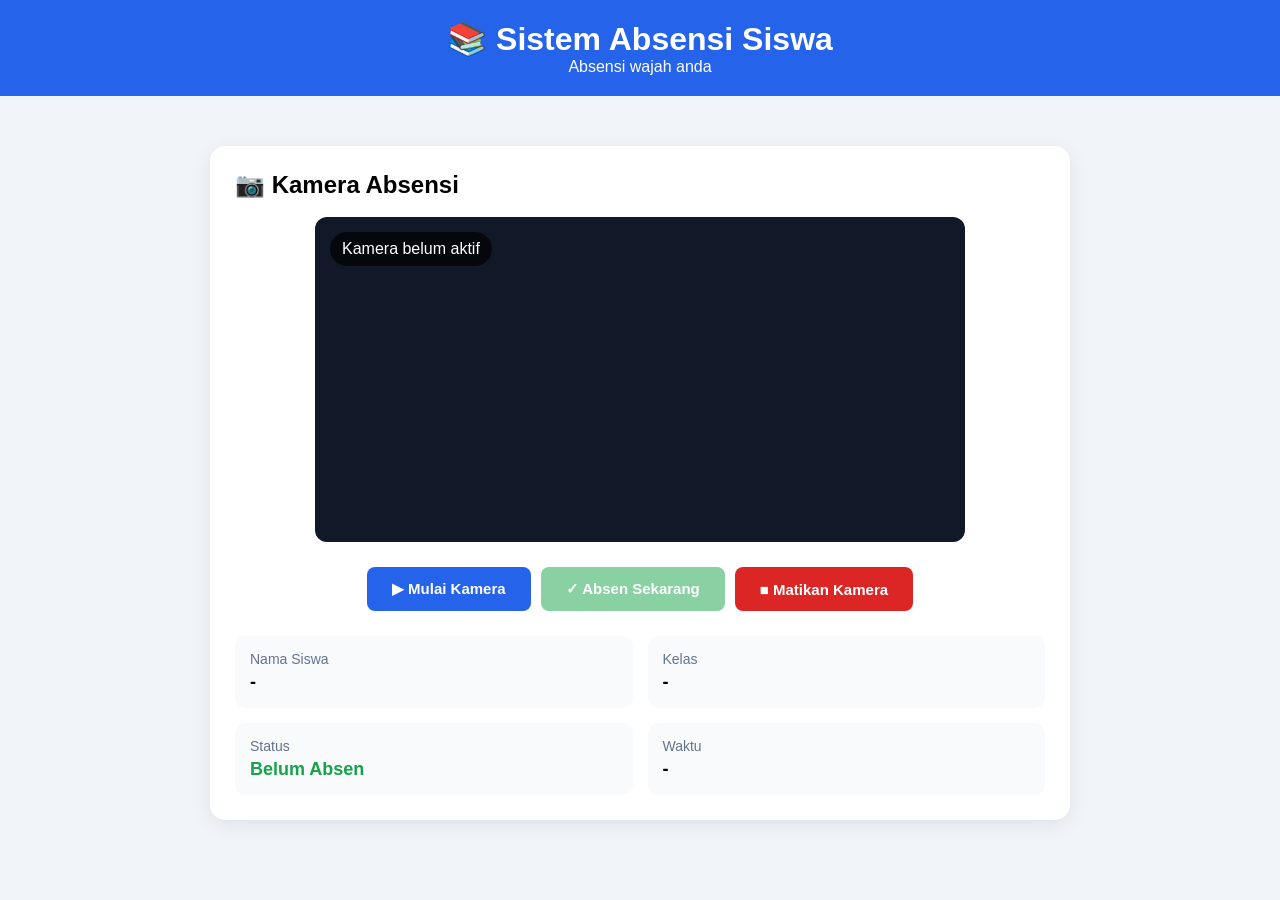
<file: index.html>
<!DOCTYPE html>
<html lang="id">
<head>
    <meta charset="UTF-8">
    <meta name="viewport" content="width=device-width, initial-scale=1.0">

    <title>Absensi Siswa dengan wajah</title>

    <style>
        * {
            box-sizing: border-box;
            margin: 0;
            padding: 0;
            font-family: Arial, sans-serif;
        }

        body {
            background: #f1f5f9;
            min-height: 100vh;
        }

        header {
            background: #2563eb;
            color: white;
            padding: 20px;
            text-align: center;
        }

        .container {
            max-width: 900px;
            margin: 30px auto;
            padding: 20px;
        }

        .card {
            background: white;
            border-radius: 15px;
            padding: 25px;
            box-shadow: 0 5px 20px rgba(0,0,0,0.08);
        }

        .camera-box {
            position: relative;
            max-width: 650px;
            margin: auto;
            background: #111827;
            border-radius: 12px;
            overflow: hidden;
        }

        video {
            width: 100%;
            display: block;
        }

        canvas {
            display: none;
        }

        .camera-status {
            position: absolute;
            top: 15px;
            left: 15px;
            background: rgba(0,0,0,0.7);
            color: white;
            padding: 8px 12px;
            border-radius: 20px;
        }

        .data-siswa {
            margin-top: 25px;
            display: grid;
            grid-template-columns: repeat(2, 1fr);
            gap: 15px;
        }

        .data {
            background: #f8fafc;
            padding: 15px;
            border-radius: 10px;
        }

        .label {
            color: #64748b;
            font-size: 14px;
        }

        .value {
            margin-top: 5px;
            font-size: 18px;
            font-weight: bold;
        }

        .status {
            color: #16a34a;
        }

        .buttons {
            margin-top: 25px;
            display: flex;
            gap: 10px;
            justify-content: center;
        }

        button {
            border: none;
            padding: 13px 25px;
            border-radius: 8px;
            cursor: pointer;
            font-size: 15px;
            font-weight: bold;
        }

        .btn-start {
            background: #2563eb;
            color: white;
        }

        .btn-absen {
            background: #16a34a;
            color: white;
        }

        .btn-stop {
            background: #dc2626;
            color: white;
        }

        button:disabled {
            opacity: 0.5;
            cursor: not-allowed;
        }

        .notification {
            display: none;
            margin-top: 20px;
            padding: 15px;
            border-radius: 10px;
            background: #dcfce7;
            color: #166534;
        }

        @media (max-width: 600px) {
            .data-siswa {
                grid-template-columns: 1fr;
            }

            .buttons {
                flex-direction: column;
            }
        }
    </style>
</head>

<body>

<header>
    <h1>📚 Sistem Absensi Siswa</h1>
    <p>Absensi wajah anda</p>
</header>

<div class="container">

    <div class="card">

        <h2>📷 Kamera Absensi</h2>

        <br>

        <div class="camera-box">

            <video id="camera" autoplay playsinline></video>

            <div class="camera-status" id="cameraStatus">
                Kamera belum aktif
            </div>

        </div>

        <canvas id="canvas"></canvas>

        <div class="buttons">

            <button
                class="btn-start"
                onclick="mulaiKamera()">
                ▶ Mulai Kamera
            </button>

            <button
                class="btn-absen"
                id="btnAbsen"
                onclick="ambilWajah()"
                disabled>
                ✓ Absen Sekarang
            </button>

            <button
                class="btn-stop"
                onclick="hentikanKamera()">
                ■ Matikan Kamera
            </button>

        </div>

        <div class="data-siswa">

            <div class="data">
                <div class="label">Nama Siswa</div>
                <div class="value" id="nama">
                    -
                </div>
            </div>

            <div class="data">
                <div class="label">Kelas</div>
                <div class="value" id="kelas">
                    -
                </div>
            </div>

            <div class="data">
                <div class="label">Status</div>
                <div class="value status" id="status">
                    Belum Absen
                </div>
            </div>

            <div class="data">
                <div class="label">Waktu</div>
                <div class="value" id="waktu">
                    -
                </div>
            </div>

        </div>

        <div
            class="notification"
            id="notification">

            🔔 <strong>Notifikasi terkirim!</strong>

            <br>

            Orang tua siswa telah menerima
            pemberitahuan bahwa siswa hadir
            di sekolah.

        </div>

    </div>

</div>

<script>

    let stream = null;

    const video =
        document.getElementById("camera");

    const canvas =
        document.getElementById("canvas");

    const cameraStatus =
        document.getElementById("cameraStatus");

    const btnAbsen =
        document.getElementById("btnAbsen");


    // =========================
    // MULAI KAMERA
    // =========================

    async function mulaiKamera() {

        try {

            stream =
                await navigator.mediaDevices
                    .getUserMedia({
                        video: true,
                        audio: false
                    });

            video.srcObject = stream;

            cameraStatus.innerText =
                "Kamera aktif";

            btnAbsen.disabled = false;

        } catch (error) {

            console.error(error);

            alert(
                "Kamera tidak dapat digunakan."
            );

        }
    }


    // =========================
    // MATIKAN KAMERA
    // =========================

    function hentikanKamera() {

        if (stream) {

            stream.getTracks().forEach(
                track => track.stop()
            );

            stream = null;
        }

        video.srcObject = null;

        cameraStatus.innerText =
            "Kamera tidak aktif";

        btnAbsen.disabled = true;
    }


    // =========================
    // AMBIL FOTO WAJAH
    // =========================

    async function ambilWajah() {

        if (!stream) {

            alert(
                "Silakan aktifkan kamera terlebih dahulu."
            );

            return;
        }

        const context =
            canvas.getContext("2d");

        canvas.width =
            video.videoWidth;

        canvas.height =
            video.videoHeight;

        context.drawImage(
            video,
            0,
            0,
            canvas.width,
            canvas.height
        );

        // Mengubah gambar menjadi file
        const imageData =
            canvas.toDataURL("image/jpeg");

        try {

            // Kirim gambar ke backend
            const response =
                await fetch(
                    "/api/absensi",
                    {
                        method: "POST",

                        headers: {
                            "Content-Type":
                                "application/json"
                        },

                        body: JSON.stringify({
                            image: imageData
                        })
                    }
                );

            const result =
                await response.json();

            if (result.success) {

                tampilkanHasil(result);

            } else {

                alert(
                    result.message ||
                    "Wajah tidak dikenali."
                );
            }

        } catch (error) {

            console.error(error);

            alert(
                "Server tidak dapat dihubungi."
            );
        }
    }


    // =========================
    // TAMPILKAN HASIL
    // =========================

    function tampilkanHasil(data) {

        document.getElementById("nama")
            .innerText = data.nama;

        document.getElementById("kelas")
            .innerText = data.kelas;

        document.getElementById("status")
            .innerText = data.status;

        document.getElementById("waktu")
            .innerText = data.waktu;

        document.getElementById("notification")
            .style.display = "block";
    }

</script>

</body>
</html>
</file>
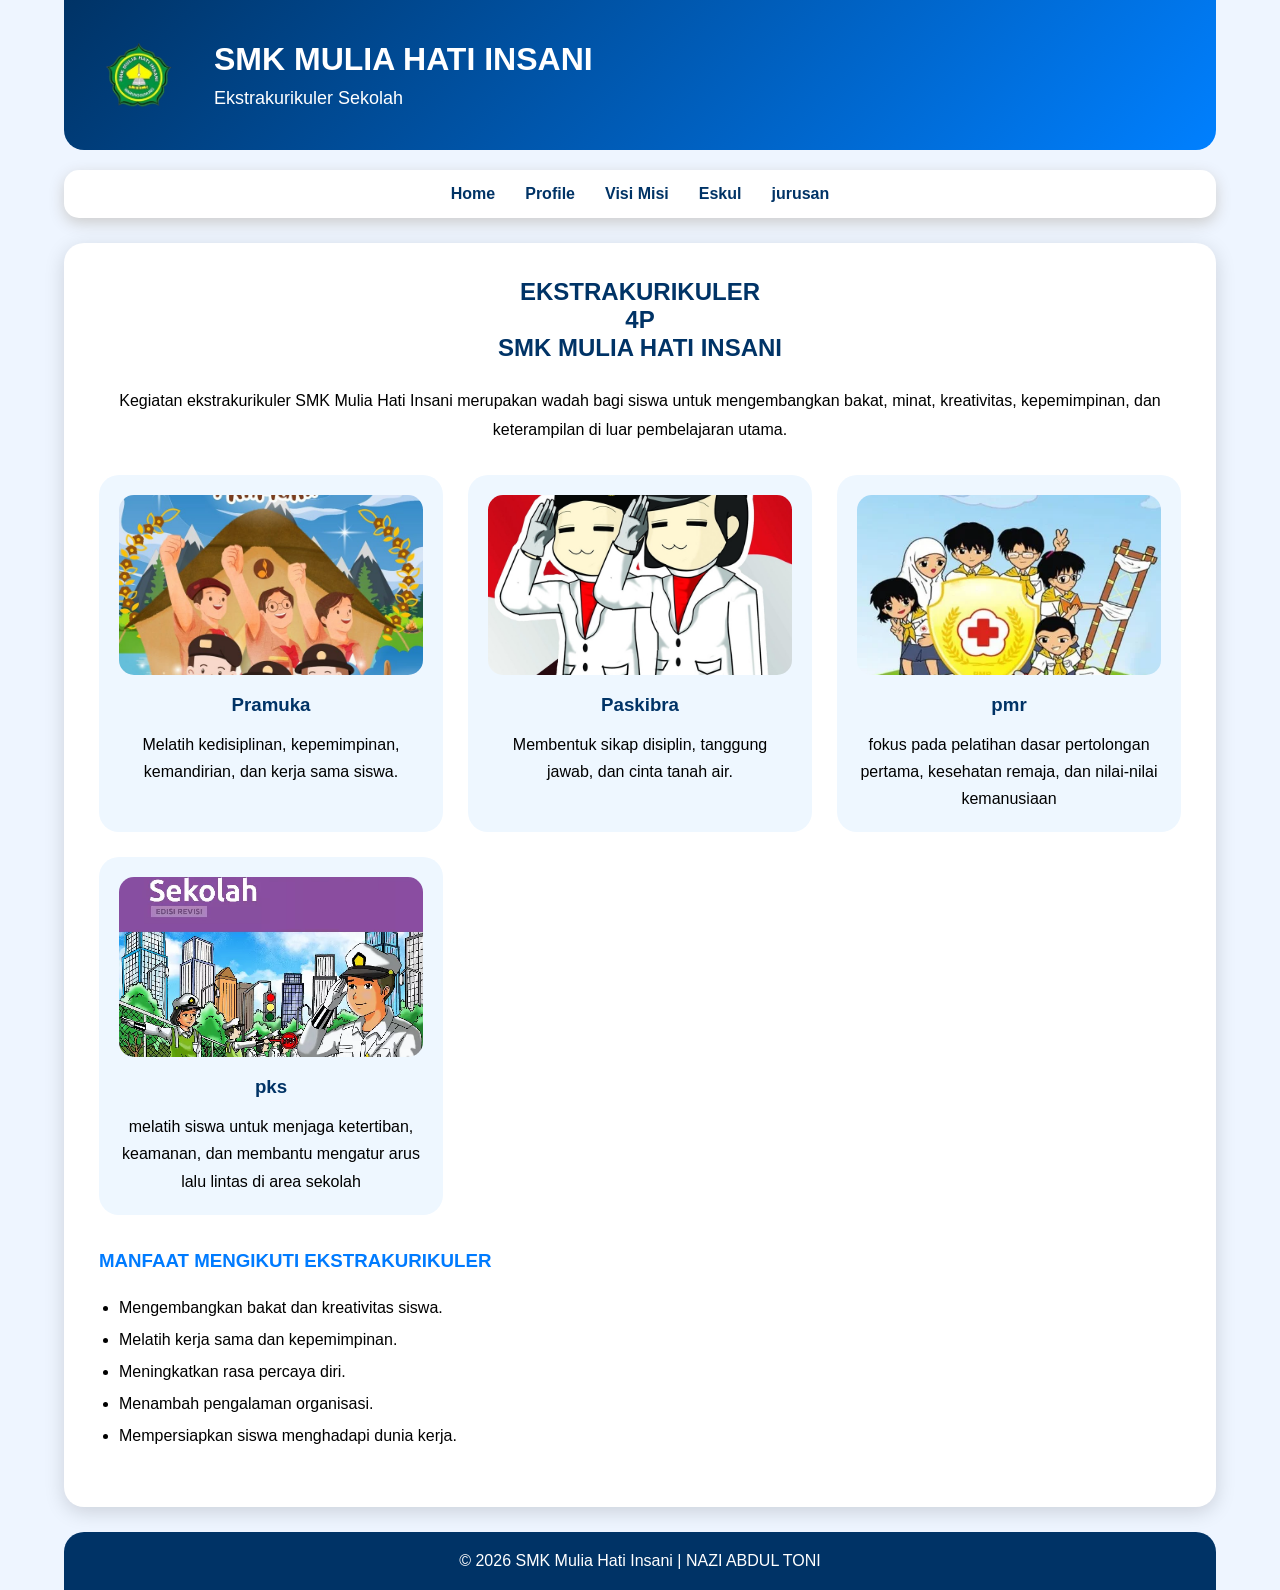
<file: eskul smk mhi.html>
<!DOCTYPE html>
<html lang="id">

<head>

<meta charset="UTF-8">
<meta name="viewport" content="width=device-width, initial-scale=1.0">

<title>Eskul SMK Mulia Hati Insani</title>


<style>


*{
    margin:0;
    padding:0;
    box-sizing:border-box;
    font-family:Arial,sans-serif;
}



body{

    background:#eef5ff;

}



.container{

    width:90%;
    margin:auto;

}




/* HEADER */

header{

    background:linear-gradient(135deg,#003366,#0080ff);
    color:white;
    padding:25px;
    display:flex;
    align-items:center;
    border-radius:0 0 20px 20px;

}



header img{

    width:100px;
    height:100px;
    object-fit:contain;
    margin-right:25px;

}



header h1{

    font-size:32px;

}



header p{

    margin-top:10px;
    font-size:18px;

}





/* MENU */


nav{

    margin-top:20px;
    background:white;
    border-radius:15px;
    box-shadow:0 5px 15px #ccc;

}



nav ul{

    display:flex;
    justify-content:center;
    list-style:none;

}



nav ul li{

    padding:15px;

}



nav ul li a{

    text-decoration:none;
    color:#003366;
    font-weight:bold;

}



nav ul li:hover{

    background:#0080ff;
    border-radius:10px;

}



nav ul li:hover a{

    color:white;

}





/* CONTENT */


.content{

    background:white;
    margin-top:25px;
    padding:35px;
    border-radius:20px;
    box-shadow:0 5px 20px rgba(0,0,0,.15);

}



.content h2{

    text-align:center;
    color:#003366;
    margin-bottom:25px;

}



.intro{

    text-align:center;
    line-height:1.8;
}





/* CARD ESKUL */


.eskul-container{

    display:grid;
    grid-template-columns:repeat(3,1fr);
    gap:25px;
    margin-top:30px;

}



.eskul-card{

    background:#eef7ff;
    padding:20px;
    border-radius:20px;
    text-align:center;
    transition:.3s;

}



.eskul-card:hover{

    transform:translateY(-10px);
    box-shadow:0 10px 20px #ccc;

}



.eskul-card img{

    width:100%;
    height:180px;
    object-fit:cover;
    border-radius:15px;

}



.eskul-card h3{

    color:#003366;
    margin:15px 0;

}



.eskul-card p{

    line-height:1.7;

}





/* MANFAAT */


.judul{

    color:#007bff;
    margin-top:35px;

}



.manfaat{

    margin:20px;
    line-height:2;

}




/* FOOTER */


footer{

    background:#003366;
    color:white;
    text-align:center;
    padding:20px;
    margin-top:25px;
    border-radius:20px 20px 0 0;

}




/* RESPONSIVE */


@media(max-width:800px){


header{

    flex-direction:column;
    text-align:center;

}



header h1{

    font-size:22px;

}



nav ul{

    flex-direction:column;
    text-align:center;

}



.eskul-container{

    grid-template-columns:1fr;

}


}


</style>


</head>



<body>



<div class="container">





<!-- HEADER -->

<header>


<img src="foto-removebg-preview (2).png"
alt="Logo SMK MHI">


<div>


<h1>
SMK MULIA HATI INSANI
</h1>


<p>
Ekstrakurikuler Sekolah
</p>


</div>


</header>







<!-- MENU -->


<nav>


<ul>


<li>
<a href="home.html">Home</a>
</li>


<li>
<a href="profile.html">Profile</a>
</li>


<li>
<a href="visi dan misi.html">Visi Misi</a>
</li>


<li>
<a href="eskul smk mhi.html">Eskul</a>
</li>


<li>
<a href="jurusan smk mhi.html">jurusan</a>
</li>


</ul>


</nav>







<!-- ISI -->


<section class="content">



<h2>
EKSTRAKURIKULER
<br>
4P
<br>
SMK MULIA HATI INSANI
</h2>



<p class="intro">

Kegiatan ekstrakurikuler SMK Mulia Hati Insani
merupakan wadah bagi siswa untuk mengembangkan
bakat, minat, kreativitas, kepemimpinan,
dan keterampilan di luar pembelajaran utama.

</p>






<div class="eskul-container">





<div class="eskul-card">

<img src="pramuka.jpg">


<h3>
Pramuka
</h3>


<p>
Melatih kedisiplinan, kepemimpinan,
kemandirian, dan kerja sama siswa.
</p>


</div>







<div class="eskul-card">

<img src="paskibra.jpg">


<h3>
Paskibra
</h3>


<p>
Membentuk sikap disiplin,
tanggung jawab, dan cinta tanah air.
</p>


</div>







<div class="eskul-card">

<img src="pmr.webp">


<h3>
pmr
</h3>


<p>
fokus pada pelatihan dasar pertolongan pertama,
 kesehatan remaja, dan nilai-nilai kemanusiaan
</p>


</div>







<div class="eskul-card">

<img src="pks.webp">


<h3>
pks
</h3>


<p>
melatih siswa untuk menjaga ketertiban,
keamanan, dan membantu mengatur arus lalu lintas di area sekolah
</p>


</div>

</div>

<h3 class="judul">
MANFAAT MENGIKUTI EKSTRAKURIKULER
</h3>


<ul class="manfaat">


<li>
Mengembangkan bakat dan kreativitas siswa.
</li>


<li>
Melatih kerja sama dan kepemimpinan.
</li>


<li>
Meningkatkan rasa percaya diri.
</li>


<li>
Menambah pengalaman organisasi.
</li>


<li>
Mempersiapkan siswa menghadapi dunia kerja.
</li>


</ul>






</section>






<!-- FOOTER -->


<footer>


© 2026 SMK Mulia Hati Insani | NAZI ABDUL TONI


</footer>




</div>



</body>

</html>
</file>
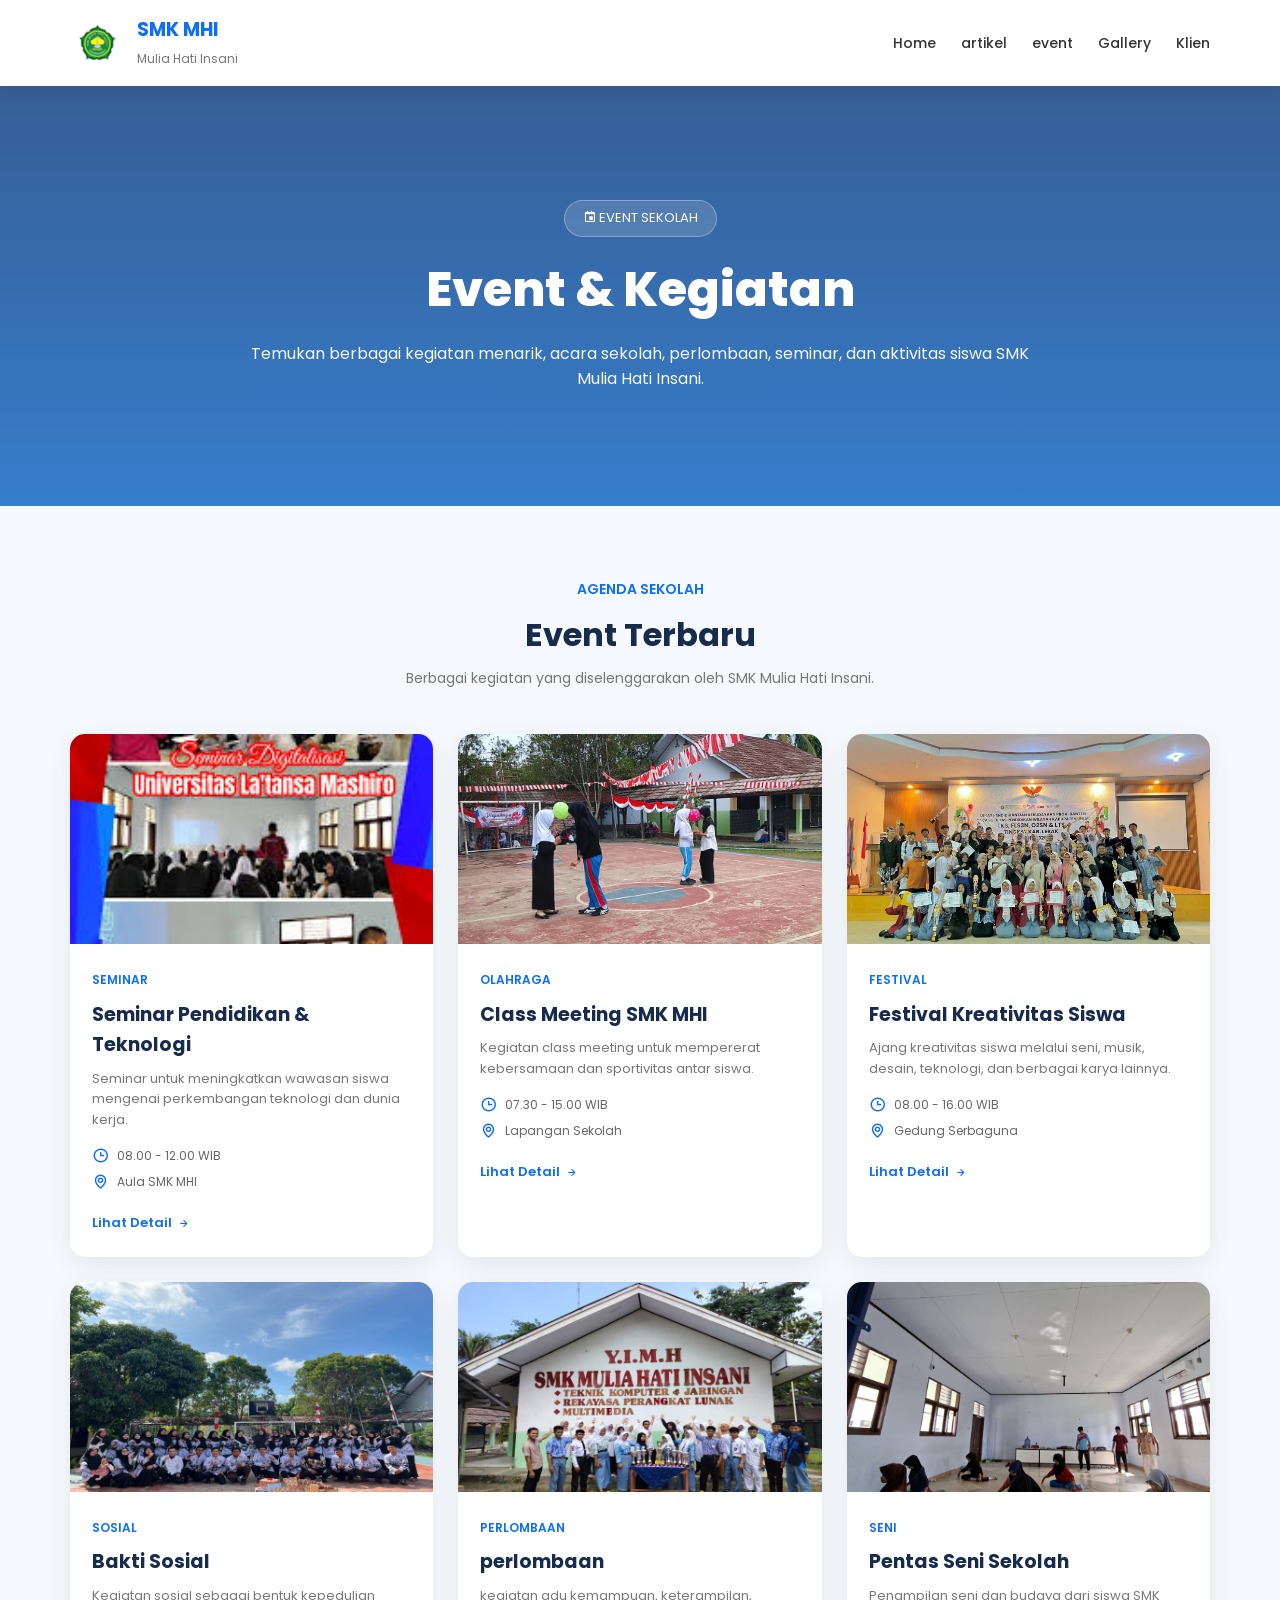
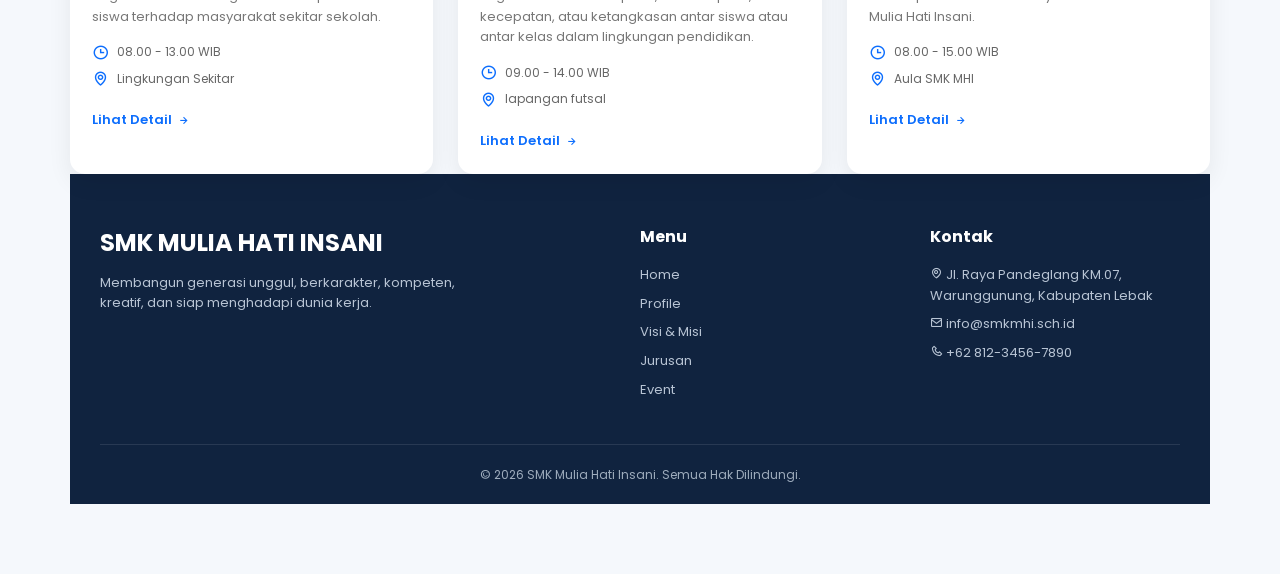
<file: event.html>
<!DOCTYPE html>
<html lang="id">
<head>
    <meta charset="UTF-8">
    <meta name="viewport" content="width=device-width, initial-scale=1.0">

    <title>Event | SMK Mulia Hati Insani</title>

    <!-- Google Font -->
    <link rel="preconnect" href="https://fonts.googleapis.com">
    <link rel="preconnect" href="https://fonts.gstatic.com" crossorigin>
    <link href="https://fonts.googleapis.com/css2?family=Poppins:wght@300;400;500;600;700;800&display=swap" rel="stylesheet">

    <!-- Boxicons -->
    <link href="https://unpkg.com/boxicons@2.1.4/css/boxicons.min.css" rel="stylesheet">

    <style>
        /* =========================
           RESET
        ========================= */
        * {
            margin: 0;
            padding: 0;
            box-sizing: border-box;
            scroll-behavior: smooth;
        }

        body {
            font-family: 'Poppins', sans-serif;
            background: #f5f8fc;
            color: #222;
            line-height: 1.6;
        }

        a {
            text-decoration: none;
        }

        /* =========================
           NAVBAR
        ========================= */
        header {
            width: 100%;
            background: #ffffff;
            box-shadow: 0 3px 15px rgba(0, 0, 0, 0.08);
            position: sticky;
            top: 0;
            z-index: 1000;
        }

        .navbar {
            max-width: 1200px;
            margin: auto;
            padding: 15px 30px;
            display: flex;
            justify-content: space-between;
            align-items: center;
        }

        .logo {
            display: flex;
            align-items: center;
            gap: 12px;
        }

        .logo img {
            width: 55px;
            height: 55px;
            object-fit: contain;
        }

        .logo-text h2 {
            color: #0d6efd;
            font-size: 19px;
            font-weight: 700;
        }

        .logo-text span {
            font-size: 12px;
            color: #777;
        }

        .nav-menu {
            display: flex;
            align-items: center;
            gap: 25px;
            list-style: none;
        }

        .nav-menu a {
            color: #333;
            font-size: 14px;
            font-weight: 500;
            transition: 0.3s;
        }

        .nav-menu a:hover,
        .nav-menu a.active {
            color: #0d6efd;
        }

        .btn-login {
            padding: 9px 18px;
            border-radius: 25px;
            background: #0d6efd;
            color: white !important;
        }

        .btn-login:hover {
            background: #0956c7;
        }

        /* =========================
           HERO
        ========================= */
        .hero {
            min-height: 420px;
            background:
                linear-gradient(rgba(0, 51, 120, 0.78), rgba(0, 91, 190, 0.78)),
                url("https://images.unsplash.com/photo-1523580846011-d3a5bc25702b?auto=format&fit=crop&w=1600&q=80")
                center/cover no-repeat;

            display: flex;
            align-items: center;
            justify-content: center;
            text-align: center;
            padding: 60px 20px;
            color: white;
        }

        .hero-content {
            max-width: 800px;
        }

        .hero-content span {
            display: inline-block;
            background: rgba(255,255,255,0.15);
            border: 1px solid rgba(255,255,255,0.3);
            padding: 7px 18px;
            border-radius: 30px;
            font-size: 13px;
            margin-bottom: 15px;
        }

        .hero-content h1 {
            font-size: 48px;
            font-weight: 800;
            margin-bottom: 12px;
        }

        .hero-content p {
            font-size: 16px;
            opacity: 0.95;
        }

        /* =========================
           SECTION
        ========================= */
        .section {
            max-width: 1200px;
            margin: auto;
            padding: 70px 30px;
        }

        .section-title {
            text-align: center;
            margin-bottom: 45px;
        }

        .section-title span {
            color: #0d6efd;
            font-size: 14px;
            font-weight: 600;
            text-transform: uppercase;
        }

        .section-title h2 {
            font-size: 32px;
            color: #172b4d;
            margin: 7px 0;
        }

        .section-title p {
            color: #777;
            font-size: 14px;
        }

        /* =========================
           EVENT CARD
        ========================= */
        .event-container {
            display: grid;
            grid-template-columns: repeat(3, 1fr);
            gap: 25px;
        }

        .event-card {
            background: white;
            border-radius: 15px;
            overflow: hidden;
            box-shadow: 0 8px 25px rgba(0,0,0,0.07);
            transition: 0.35s;
        }

        .event-card:hover {
            transform: translateY(-8px);
            box-shadow: 0 15px 35px rgba(0,0,0,0.12);
        }

        .event-image {
            height: 210px;
            overflow: hidden;
            position: relative;
        }

        .event-image img {
            width: 100%;
            height: 100%;
            object-fit: cover;
            transition: 0.5s;
        }

        .event-card:hover .event-image img {
            transform: scale(1.08);
        }

        .event-date {
            position: absolute;
            top: 15px;
            left: 15px;
            background: #0d6efd;
            color: white;
            border-radius: 10px;
            padding: 8px 12px;
            text-align: center;
            line-height: 1.2;
        }

        .event-date strong {
            display: block;
            font-size: 20px;
        }

        .event-date small {
            font-size: 10px;
            text-transform: uppercase;
        }

        .event-content {
            padding: 22px;
        }

        .event-content .category {
            color: #0d6efd;
            font-size: 12px;
            font-weight: 600;
            text-transform: uppercase;
        }

        .event-content h3 {
            font-size: 19px;
            color: #172b4d;
            margin: 8px 0;
        }

        .event-content p {
            color: #777;
            font-size: 13px;
            margin-bottom: 15px;
        }

        .event-info {
            display: flex;
            flex-direction: column;
            gap: 7px;
            margin-bottom: 18px;
        }

        .event-info div {
            display: flex;
            align-items: center;
            gap: 8px;
            color: #666;
            font-size: 12px;
        }

        .event-info i {
            color: #0d6efd;
            font-size: 17px;
        }

        .detail-btn {
            display: inline-flex;
            align-items: center;
            gap: 5px;
            color: #0d6efd;
            font-size: 13px;
            font-weight: 600;
            transition: 0.3s;
        }

        .detail-btn:hover {
            gap: 9px;
        }

        /* =========================
           EVENT BESAR
        ========================= */
        .featured-event {
            margin-top: 30px;
            background: linear-gradient(135deg, #0d6efd, #0046a8);
            color: white;
            border-radius: 20px;
            padding: 40px;
            display: grid;
            grid-template-columns: 1fr 1fr;
            align-items: center;
            gap: 40px;
            overflow: hidden;
        }

        .featured-event img {
            width: 100%;
            height: 280px;
            object-fit: cover;
            border-radius: 15px;
        }

        .featured-content span {
            font-size: 13px;
            opacity: 0.8;
        }

        .featured-content h2 {
            font-size: 30px;
            margin: 10px 0 15px;
        }

        .featured-content p {
            font-size: 14px;
            opacity: 0.9;
            margin-bottom: 20px;
        }

        .featured-btn {
            display: inline-block;
            padding: 11px 22px;
            background: white;
            color: #0d6efd;
            border-radius: 25px;
            font-size: 13px;
            font-weight: 600;
        }

        /* =========================
           FOOTER
        ========================= */
        footer {
            background: #10233f;
            color: white;
            padding: 50px 30px 20px;
        }

        .footer-container {
            max-width: 1200px;
            margin: auto;
            display: grid;
            grid-template-columns: 2fr 1fr 1fr;
            gap: 40px;
        }

        .footer-logo h2 {
            color: white;
            margin-bottom: 10px;
        }

        .footer-logo p {
            color: #b8c4d4;
            font-size: 13px;
            max-width: 400px;
        }

        .footer-column h3 {
            font-size: 16px;
            margin-bottom: 15px;
        }

        .footer-column p,
        .footer-column a {
            display: block;
            color: #b8c4d4;
            font-size: 13px;
            margin-bottom: 8px;
        }

        .footer-column a:hover {
            color: white;
        }

        .footer-bottom {
            max-width: 1200px;
            margin: 35px auto 0;
            padding-top: 20px;
            border-top: 1px solid rgba(255,255,255,0.1);
            text-align: center;
            color: #9eacbd;
            font-size: 12px;
        }

        /* =========================
           RESPONSIVE
        ========================= */
        @media (max-width: 900px) {
            .nav-menu {
                gap: 12px;
            }

            .event-container {
                grid-template-columns: repeat(2, 1fr);
            }

            .featured-event {
                grid-template-columns: 1fr;
            }

            .footer-container {
                grid-template-columns: 1fr 1fr;
            }
        }

        @media (max-width: 650px) {
            .navbar {
                flex-direction: column;
                gap: 15px;
            }

            .nav-menu {
                flex-wrap: wrap;
                justify-content: center;
            }

            .hero-content h1 {
                font-size: 34px;
            }

            .section {
                padding: 50px 20px;
            }

            .event-container {
                grid-template-columns: 1fr;
            }

            .featured-event {
                padding: 25px;
            }

            .featured-content h2 {
                font-size: 24px;
            }

            .footer-container {
                grid-template-columns: 1fr;
            }
        }
    </style>
</head>

<body>

<!-- =========================
     NAVBAR
========================= -->
<header>
    <nav class="navbar">

        <div class="logo">
            <img src="foto-removebg-preview (2).png" alt="Logo SMK MHI">

            <div class="logo-text">
                <h2>SMK MHI</h2>
                <span>Mulia Hati Insani</span>
            </div>
        </div>

        <ul class="nav-menu">
            <li><a href="index.html">Home</a></li>
            <li><a href="artikel.html">artikel</a></li>
            <li><a href="event.html">event</a></li>
            <li><a href="galeri foto.html">Gallery</a></li>
            <li><a href="klien kami.html">Klien</a></li>
        </ul>

    </nav>
</header>


<!-- =========================
     HERO
========================= -->
<section class="hero">

    <div class="hero-content">

        <span>
            <i class='bx bx-calendar-event'></i>
            EVENT SEKOLAH
        </span>

        <h1>Event & Kegiatan</h1>

        <p>
            Temukan berbagai kegiatan menarik, acara sekolah,
            perlombaan, seminar, dan aktivitas siswa SMK Mulia Hati Insani.
        </p>

    </div>

</section>


<!-- =========================
     EVENT TERBARU
========================= -->
<section class="section">

    <div class="section-title">
        <span>Agenda Sekolah</span>
        <h2>Event Terbaru</h2>
        <p>Berbagai kegiatan yang diselenggarakan oleh SMK Mulia Hati Insani.</p>
    </div>


    <div class="event-container">

        <!-- EVENT 1 -->
        <div class="event-card">

            <div class="event-image">

                <img
                    src="jii.jpg"
                    alt="Seminar Pendidikan">


            </div>

            <div class="event-content">

                <span class="category">Seminar</span>

                <h3>Seminar Pendidikan & Teknologi</h3>

                <p>
                    Seminar untuk meningkatkan wawasan siswa
                    mengenai perkembangan teknologi dan dunia kerja.
                </p>

                <div class="event-info">
                    <div>
                        <i class='bx bx-time'></i>
                        08.00 - 12.00 WIB
                    </div>

                    <div>
                        <i class='bx bx-map'></i>
                        Aula SMK MHI
                    </div>
                </div>

                <a href="#" class="detail-btn">
                    Lihat Detail
                    <i class='bx bx-right-arrow-alt'></i>
                </a>

            </div>

        </div>


        <!-- EVENT 2 -->
        <div class="event-card">

            <div class="event-image">

                <img
                    src="pol.jpg"
                    alt="Class Meeting">

            </div>

            <div class="event-content">

                <span class="category">Olahraga</span>

                <h3>Class Meeting SMK MHI</h3>

                <p>
                    Kegiatan class meeting untuk mempererat
                    kebersamaan dan sportivitas antar siswa.
                </p>

                <div class="event-info">
                    <div>
                        <i class='bx bx-time'></i>
                        07.30 - 15.00 WIB
                    </div>

                    <div>
                        <i class='bx bx-map'></i>
                        Lapangan Sekolah
                    </div>
                </div>

                <a href="#" class="detail-btn">
                    Lihat Detail
                    <i class='bx bx-right-arrow-alt'></i>
                </a>

            </div>

        </div>


        <!-- EVENT 3 -->
        <div class="event-card">

            <div class="event-image">

                <img
                    src="ror.webp"
                    alt="Festival Sekolah">

            </div>

            <div class="event-content">

                <span class="category">Festival</span>

                <h3>Festival Kreativitas Siswa</h3>

                <p>
                    Ajang kreativitas siswa melalui seni, musik,
                    desain, teknologi, dan berbagai karya lainnya.
                </p>

                <div class="event-info">
                    <div>
                        <i class='bx bx-time'></i>
                        08.00 - 16.00 WIB
                    </div>

                    <div>
                        <i class='bx bx-map'></i>
                        Gedung Serbaguna
                    </div>
                </div>

                <a href="#" class="detail-btn">
                    Lihat Detail
                    <i class='bx bx-right-arrow-alt'></i>
                </a>

            </div>

        </div>


        <!-- EVENT 4 -->
        <div class="event-card">

            <div class="event-image">

                <img
                    src="aa.jpg"
                    alt="Bakti Sosial">


            </div>

            <div class="event-content">

                <span class="category">Sosial</span>

                <h3>Bakti Sosial</h3>

                <p>
                    Kegiatan sosial sebagai bentuk kepedulian
                    siswa terhadap masyarakat sekitar sekolah.
                </p>

                <div class="event-info">
                    <div>
                        <i class='bx bx-time'></i>
                        08.00 - 13.00 WIB
                    </div>

                    <div>
                        <i class='bx bx-map'></i>
                        Lingkungan Sekitar
                    </div>
                </div>

                <a href="#" class="detail-btn">
                    Lihat Detail
                    <i class='bx bx-right-arrow-alt'></i>
                </a>

            </div>

        </div>


        <!-- EVENT 5 -->
        <div class="event-card">

            <div class="event-image">

                <img
                    src="b.jpg"
                    alt="perlombaan">


            </div>

            <div class="event-content">

                <span class="category">perlombaan</span>

                <h3>perlombaan</h3>

                <p>
                     kegiatan adu kemampuan, keterampilan, kecepatan, atau ketangkasan antar siswa atau antar kelas dalam lingkungan pendidikan.
                </p>

                <div class="event-info">
                    <div>
                        <i class='bx bx-time'></i>
                        09.00 - 14.00 WIB
                    </div>

                    <div>
                        <i class='bx bx-map'></i>
                        lapangan futsal
                    </div>
                </div>

                <a href="#" class="detail-btn">
                    Lihat Detail
                    <i class='bx bx-right-arrow-alt'></i>
                </a>

            </div>

        </div>


        <!-- EVENT 6 -->
        <div class="event-card">

            <div class="event-image">

                <img
                    src="lo.jpg"
                    alt="Pentas Seni">

            </div>

            <div class="event-content">

                <span class="category">Seni</span>

                <h3>Pentas Seni Sekolah</h3>

                <p>
                    Penampilan seni dan budaya dari siswa
                    SMK Mulia Hati Insani.
                </p>

                <div class="event-info">
                    <div>
                        <i class='bx bx-time'></i>
                        08.00 - 15.00 WIB
                    </div>

                    <div>
                        <i class='bx bx-map'></i>
                        Aula SMK MHI
                    </div>
                </div>

                <a href="#" class="detail-btn">
                    Lihat Detail
                    <i class='bx bx-right-arrow-alt'></i>
                </a>

            </div>

        </div>

    </div>
 

<!-- =========================
     FOOTER
========================= -->
<footer>

    <div class="footer-container">

        <div class="footer-logo">

            <h2>SMK MULIA HATI INSANI</h2>

            <p>
                Membangun generasi unggul, berkarakter,
                kompeten, kreatif, dan siap menghadapi dunia kerja.
            </p>

        </div>


        <div class="footer-column">

            <h3>Menu</h3>

            <a href="index.html">Home</a>
            <a href="profile.html">Profile</a>
            <a href="visi-misi.html">Visi & Misi</a>
            <a href="jurusan.html">Jurusan</a>
            <a href="event.html">Event</a>

        </div>


        <div class="footer-column">

            <h3>Kontak</h3>

            <p>
                <i class='bx bx-map'></i>
                Jl. Raya Pandeglang KM.07,
                Warunggunung, Kabupaten Lebak
            </p>

            <p>
                <i class='bx bx-envelope'></i>
                info@smkmhi.sch.id
            </p>

            <p>
                <i class='bx bx-phone'></i>
                +62 812-3456-7890
            </p>

        </div>

    </div>


    <div class="footer-bottom">
        © 2026 SMK Mulia Hati Insani. Semua Hak Dilindungi.
    </div>

</footer>

</body>
</html>
</file>
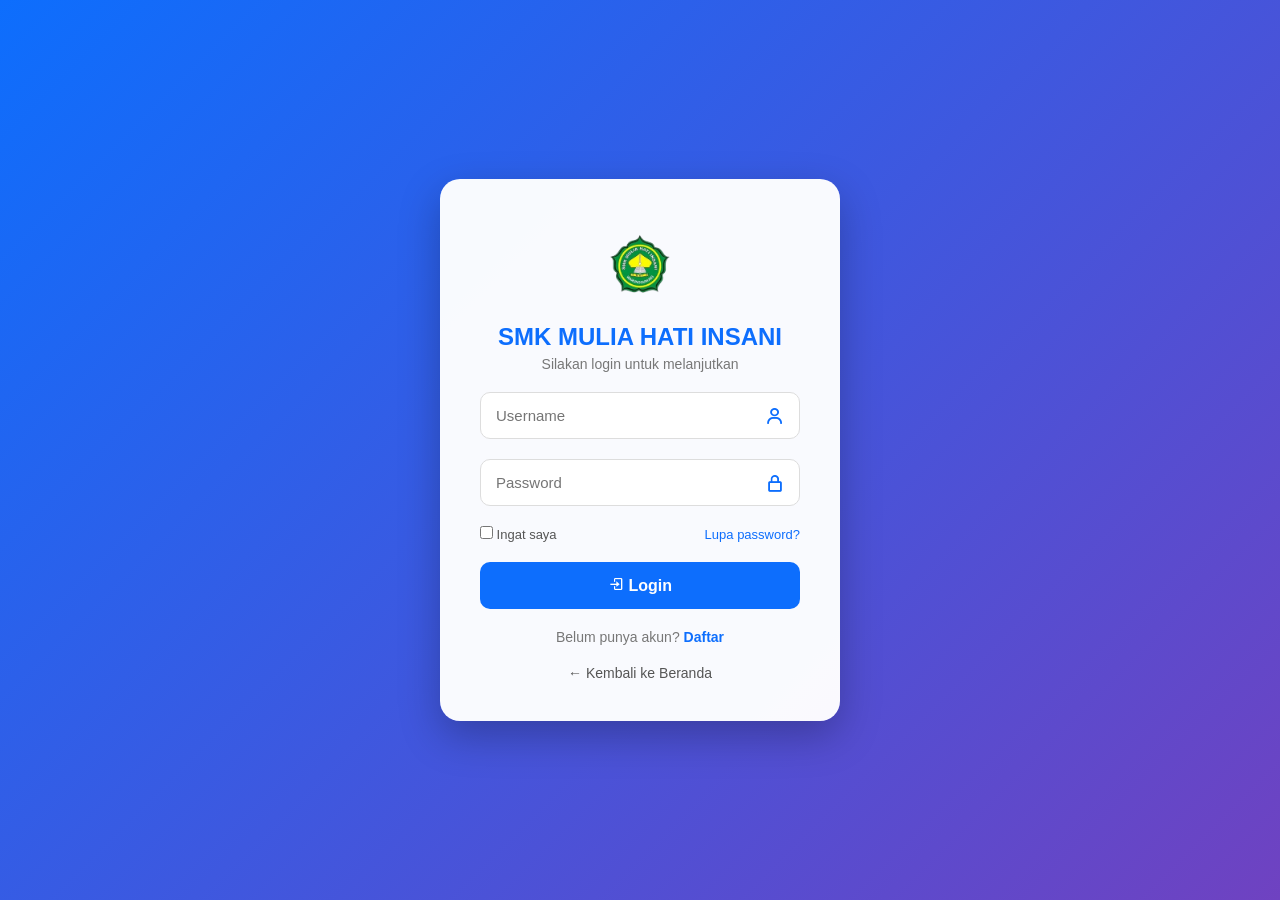
<file: login.html>
<!DOCTYPE html>
<html lang="id">
<head>
    <meta charset="UTF-8">
    <meta name="viewport" content="width=device-width, initial-scale=1.0">

    <title>Login | SMK Mulia Hati Insani</title>

    <!-- Boxicons -->
    <link href="https://unpkg.com/boxicons@2.1.4/css/boxicons.min.css" rel="stylesheet">

    <style>
        * {
            margin: 0;
            padding: 0;
            box-sizing: border-box;
            font-family: 'Poppins', Arial, sans-serif;
        }

        body {
            min-height: 100vh;
            display: flex;
            justify-content: center;
            align-items: center;
            background: linear-gradient(135deg, #0d6efd, #6f42c1);
        }

        .login-container {
            width: 400px;
            padding: 40px;
            background: rgba(255, 255, 255, 0.97);
            border-radius: 20px;
            box-shadow: 0 15px 40px rgba(0, 0, 0, 0.25);
        }

        .logo {
            text-align: center;
            margin-bottom: 20px;
        }

        .logo img {
            width: 90px;
            height: 90px;
            object-fit: contain;
            margin-bottom: 10px;
        }

        .logo h2 {
            color: #0d6efd;
            font-size: 24px;
        }

        .logo p {
            color: #777;
            font-size: 14px;
            margin-top: 5px;
        }

        .input-box {
            position: relative;
            margin: 20px 0;
        }

        .input-box input {
            width: 100%;
            padding: 14px 45px 14px 15px;
            border: 1px solid #ddd;
            border-radius: 10px;
            outline: none;
            font-size: 15px;
            transition: 0.3s;
        }

        .input-box input:focus {
            border-color: #0d6efd;
            box-shadow: 0 0 5px rgba(13, 110, 253, 0.3);
        }

        .input-box i {
            position: absolute;
            right: 15px;
            top: 50%;
            transform: translateY(-50%);
            color: #0d6efd;
            font-size: 20px;
        }

        .remember {
            display: flex;
            justify-content: space-between;
            align-items: center;
            font-size: 13px;
            margin-bottom: 20px;
        }

        .remember label {
            color: #555;
        }

        .remember a {
            color: #0d6efd;
            text-decoration: none;
        }

        .remember a:hover {
            text-decoration: underline;
        }

        .login-btn {
            width: 100%;
            padding: 14px;
            border: none;
            border-radius: 10px;
            background: #0d6efd;
            color: white;
            font-size: 16px;
            font-weight: bold;
            cursor: pointer;
            transition: 0.3s;
        }

        .login-btn:hover {
            background: #084298;
            transform: translateY(-2px);
        }

        .register {
            text-align: center;
            margin-top: 20px;
            color: #777;
            font-size: 14px;
        }

        .register a {
            color: #0d6efd;
            text-decoration: none;
            font-weight: bold;
        }

        .register a:hover {
            text-decoration: underline;
        }

        .back-home {
            display: block;
            text-align: center;
            margin-top: 20px;
            color: #555;
            text-decoration: none;
            font-size: 14px;
        }

        .back-home:hover {
            color: #0d6efd;
        }

        @media (max-width: 500px) {
            .login-container {
                width: 90%;
                padding: 30px 20px;
            }
        }
    </style>
</head>

<body>

    <div class="login-container">

        <!-- Logo dan Nama Sekolah -->
        <div class="logo">
            <img src="foto-removebg-preview (2).png" alt="Logo SMK MHI">
            <h2>SMK MULIA HATI INSANI</h2>
            <p>Silakan login untuk melanjutkan</p>
        </div>

        <!-- Form Login -->
        <form action="index.html" method="post">

            <!-- Username -->
            <div class="input-box">
                <input
                    type="text"
                    name="username"
                    placeholder="Username"
                    required
                >
                <i class='bx bx-user'></i>
            </div>

            <!-- Password -->
            <div class="input-box">
                <input
                    type="password"
                    name="password"
                    placeholder="Password"
                    required
                >
                <i class='bx bx-lock-alt'></i>
            </div>

            <!-- Remember Me -->
            <div class="remember">
                <label>
                    <input type="checkbox" name="remember">
                    Ingat saya
                </label>

                <a href="#">Lupa password?</a>
            </div>

            <!-- Tombol Login -->
            <button type="submit" class="login-btn">
                <i class='bx bx-log-in'></i>
                Login
            </button>

        </form>

        <!-- Register -->
        <div class="register">
            Belum punya akun?
            <a href="register.html">Daftar</a>
        </div>

        <!-- Kembali ke Home -->
        <a href="index.html" class="back-home">
            ← Kembali ke Beranda
        </a>

    </div>

</body>
</html>
</file>
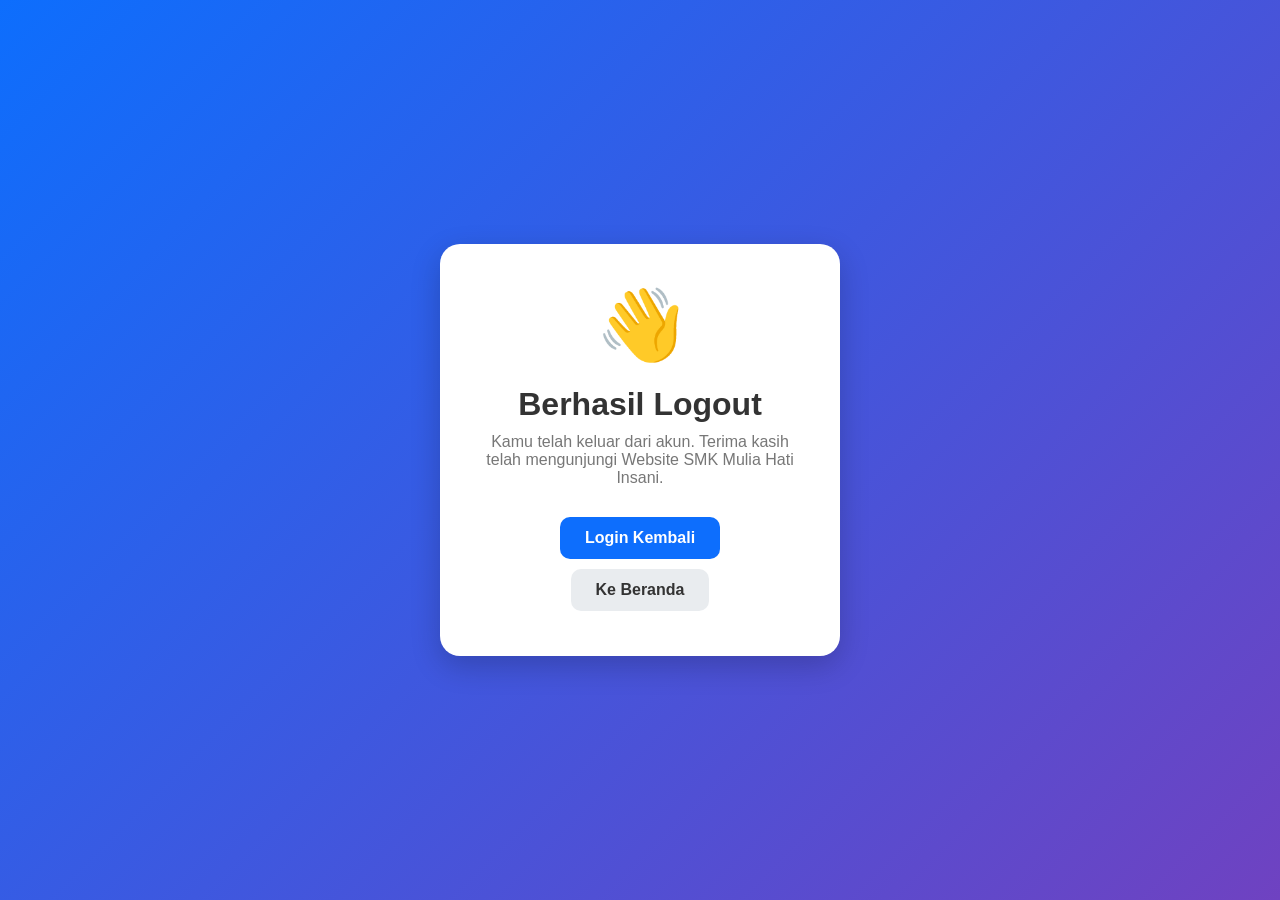
<file: logout.html>
<!DOCTYPE html>
<html lang="id">
<head>
    <meta charset="UTF-8">
    <meta name="viewport" content="width=device-width, initial-scale=1.0">
    <title>Logout | SMK Mulia Hati Insani</title>

    <style>
        * {
            margin: 0;
            padding: 0;
            box-sizing: border-box;
            font-family: Arial, sans-serif;
        }

        body {
            min-height: 100vh;
            display: flex;
            justify-content: center;
            align-items: center;
            background: linear-gradient(135deg, #0d6efd, #6f42c1);
        }

        .logout-box {
            width: 400px;
            padding: 40px;
            background: white;
            border-radius: 20px;
            text-align: center;
            box-shadow: 0 10px 30px rgba(0, 0, 0, 0.2);
        }

        .logout-box .icon {
            font-size: 70px;
            margin-bottom: 20px;
        }

        .logout-box h1 {
            color: #333;
            margin-bottom: 10px;
        }

        .logout-box p {
            color: #777;
            margin-bottom: 25px;
        }

        .btn {
            display: inline-block;
            padding: 12px 25px;
            margin: 5px;
            border-radius: 10px;
            text-decoration: none;
            font-weight: bold;
            transition: 0.3s;
        }

        .btn-login {
            background: #0d6efd;
            color: white;
        }

        .btn-login:hover {
            background: #084298;
        }

        .btn-home {
            background: #e9ecef;
            color: #333;
        }

        .btn-home:hover {
            background: #ced4da;
        }

        @media (max-width: 500px) {
            .logout-box {
                width: 90%;
                padding: 30px 20px;
            }
        }
    </style>
</head>

<body>

    <div class="logout-box">
        <div class="icon">👋</div>

        <h1>Berhasil Logout</h1>

        <p>
            Kamu telah keluar dari akun.
            Terima kasih telah mengunjungi Website SMK Mulia Hati Insani.
        </p>

        <a href="login.html" class="btn btn-login">
            Login Kembali
        </a>

        <a href="index.html" class="btn btn-home">
            Ke Beranda
        </a>
    </div>

</body>
</html>
</file>
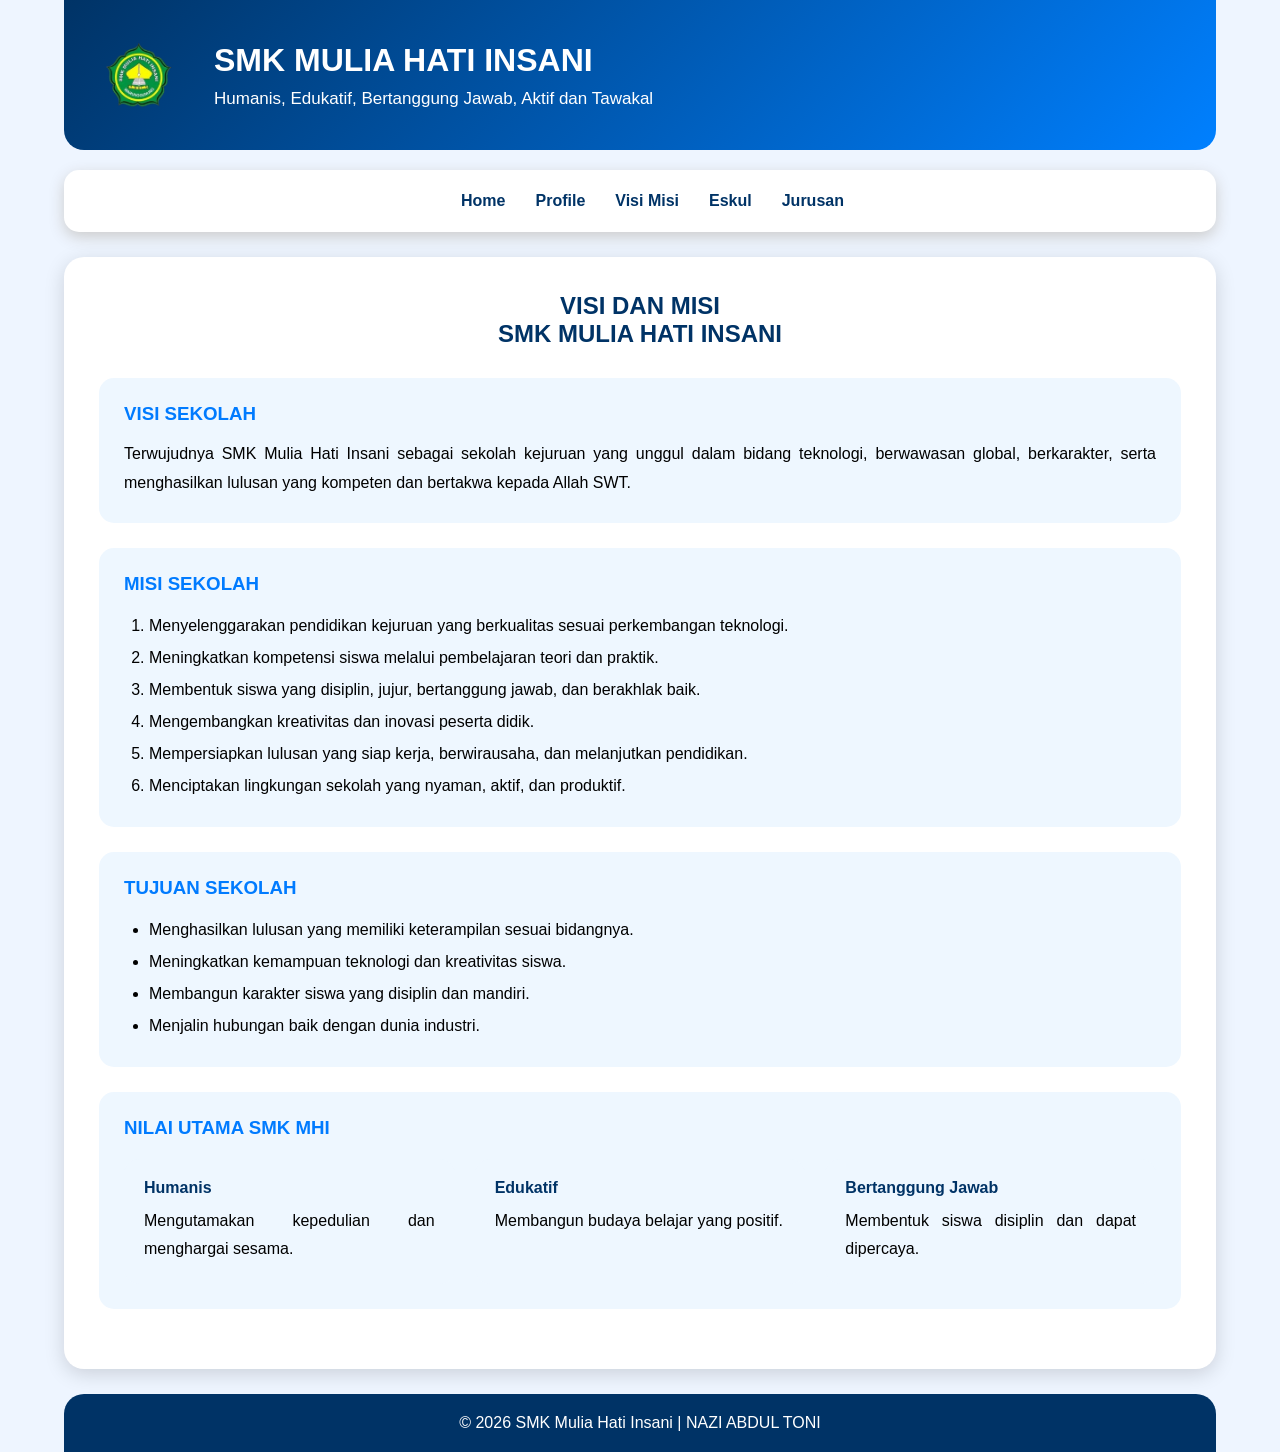
<file: visi dan misi.html>
<!DOCTYPE html>
<html lang="id">

<head>

<meta charset="UTF-8">
<meta name="viewport" content="width=device-width, initial-scale=1.0">

<title>Visi Misi SMK Mulia Hati Insani</title>


<style>


*{

    margin:0;
    padding:0;
    box-sizing:border-box;
    font-family:Arial,sans-serif;

}


body{

    background:#eef5ff;

}



.container{

    width:90%;
    margin:auto;

}



/* HEADER */

header{

    background:linear-gradient(135deg,#003366,#0080ff);
    color:white;
    padding:25px;
    display:flex;
    align-items:center;
    border-radius:0 0 20px 20px;

}



header img{

    width:100px;
    height:100px;
    object-fit:contain;
    margin-right:25px;

}



header h1{

    font-size:32px;

}



header p{

    margin-top:10px;
    font-size:17px;

}



/* MENU */


nav{

    background:white;
    margin-top:20px;
    border-radius:15px;
    box-shadow:0 5px 15px #ccc;

}



nav ul{

    display:flex;
    justify-content:center;
    list-style:none;

}



nav ul li{

    padding:15px;

}



nav ul li a{

    text-decoration:none;
    color:#003366;
    font-weight:bold;

}



nav ul li:hover{

    background:#0080ff;
    border-radius:10px;

}



nav ul li:hover a{

    color:white;

}




/* CONTENT */


.content{

    background:white;
    margin-top:25px;
    padding:35px;
    border-radius:20px;
    box-shadow:0 5px 20px rgba(0,0,0,0.15);

}



.content h2{

    text-align:center;
    color:#003366;
    margin-bottom:30px;

}




.box{

    background:#eef7ff;
    padding:25px;
    border-radius:15px;
    margin-bottom:25px;

}



.box h3{

    color:#007bff;
    margin-bottom:15px;

}



.box p{

    line-height:1.8;
    text-align:justify;

}





ol,ul{

    margin-left:25px;
    line-height:2;

}




/* NILAI CARD */


.card{

    display:flex;
    gap:20px;
    margin-top:20px;

}



.card div{

    flex:1;
    background:#eef7ff;
    padding:20px;
    border-radius:15px;

}



.card h4{

    color:#003366;
    margin-bottom:10px;

}





/* FOOTER */


footer{

    background:#003366;
    color:white;
    text-align:center;
    padding:20px;
    margin-top:25px;
    border-radius:20px 20px 0 0;

}





/* RESPONSIVE */


@media(max-width:700px){


header{

    flex-direction:column;
    text-align:center;

}



header h1{

    font-size:22px;

}



nav ul{

    flex-direction:column;
    text-align:center;

}



.card{

    flex-direction:column;

}


}


</style>


</head>



<body>



<div class="container">



<!-- HEADER -->

<header>


<img src="foto-removebg-preview (2).png"
alt="Logo SMK MHI">


<div>

<h1>
SMK MULIA HATI INSANI
</h1>


<p>
Humanis, Edukatif, Bertanggung Jawab, Aktif dan Tawakal
</p>


</div>


</header>






<!-- MENU -->


<nav>


<ul>


<li>
<a href="home.html">Home</a>
</li>


<li>
<a href="profile.html">Profile</a>
</li>


<li>
<a href="visi dan misi.html">Visi Misi</a>
</li>


<li>
<a href="eskul smk mhi.html">Eskul</a>
</li>


<li>
<a href="jurusan smk mhi.html">Jurusan</a>
</li>


</ul>


</nav>






<!-- ISI VISI MISI -->


<section class="content">



<h2>
VISI DAN MISI
<br>
SMK MULIA HATI INSANI
</h2>




<div class="box">


<h3>
VISI SEKOLAH
</h3>


<p>

Terwujudnya SMK Mulia Hati Insani sebagai sekolah
kejuruan yang unggul dalam bidang teknologi,
berwawasan global, berkarakter, serta menghasilkan
lulusan yang kompeten dan bertakwa kepada Allah SWT.

</p>


</div>






<div class="box">


<h3>
MISI SEKOLAH
</h3>



<ol>


<li>
Menyelenggarakan pendidikan kejuruan yang berkualitas
sesuai perkembangan teknologi.
</li>


<li>
Meningkatkan kompetensi siswa melalui pembelajaran
teori dan praktik.
</li>


<li>
Membentuk siswa yang disiplin, jujur,
bertanggung jawab, dan berakhlak baik.
</li>


<li>
Mengembangkan kreativitas dan inovasi peserta didik.
</li>


<li>
Mempersiapkan lulusan yang siap kerja,
berwirausaha, dan melanjutkan pendidikan.
</li>


<li>
Menciptakan lingkungan sekolah yang nyaman,
aktif, dan produktif.
</li>


</ol>


</div>






<div class="box">


<h3>
TUJUAN SEKOLAH
</h3>



<ul>


<li>
Menghasilkan lulusan yang memiliki keterampilan sesuai bidangnya.
</li>


<li>
Meningkatkan kemampuan teknologi dan kreativitas siswa.
</li>


<li>
Membangun karakter siswa yang disiplin dan mandiri.
</li>


<li>
Menjalin hubungan baik dengan dunia industri.
</li>


</ul>


</div>








<div class="box">


<h3>
NILAI UTAMA SMK MHI
</h3>



<div class="card">


<div>

<h4>
Humanis
</h4>

<p>
Mengutamakan kepedulian dan menghargai sesama.
</p>

</div>



<div>

<h4>
Edukatif
</h4>

<p>
Membangun budaya belajar yang positif.
</p>

</div>



<div>

<h4>
Bertanggung Jawab
</h4>

<p>
Membentuk siswa disiplin dan dapat dipercaya.
</p>

</div>


</div>



</div>




</section>







<!-- FOOTER -->


<footer>


<p>
© 2026 SMK Mulia Hati Insani | NAZI ABDUL TONI
</p>


</footer>




</div>



</body>

</html>
</file>
